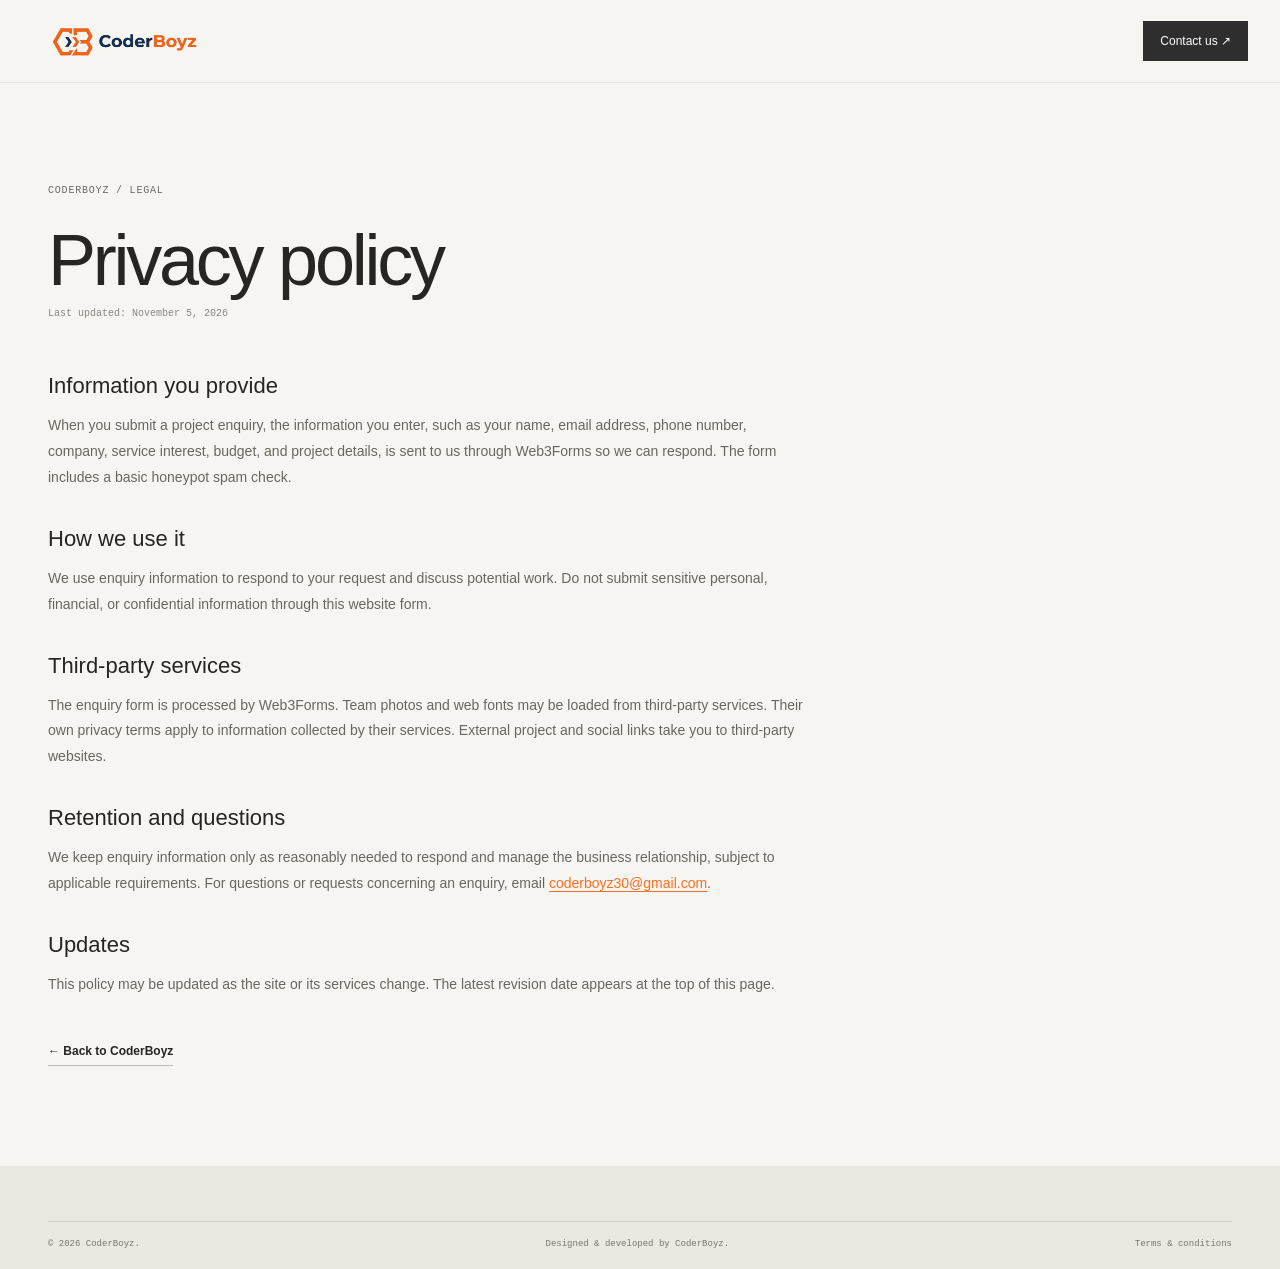
<file: privacy.html>
<!doctype html>
<html lang="en"><head><meta charset="utf-8"><meta name="viewport" content="width=device-width, initial-scale=1"><meta name="description" content="CoderBoyz privacy information for website enquiries."><link rel="icon" type="image/png" href="icon.png"><link rel="stylesheet" href="styles.css"><title>Privacy Policy — CoderBoyz</title></head><body><header class="site-header"><div class="nav-wrap"><a class="brand" href="index.html"><img src="logo.png" alt="CoderBoyz" width="300" height="100"></a><a class="nav-cta" href="index.html#contact">Contact us ↗</a></div></header><main class="legal section-wrap"><p class="eyebrow">CODERBOYZ / LEGAL</p><h1>Privacy policy</h1><p class="legal-updated">Last updated: November 5, 2026</p><h2>Information you provide</h2><p>When you submit a project enquiry, the information you enter, such as your name, email address, phone number, company, service interest, budget, and project details, is sent to us through Web3Forms so we can respond. The form includes a basic honeypot spam check.</p><h2>How we use it</h2><p>We use enquiry information to respond to your request and discuss potential work. Do not submit sensitive personal, financial, or confidential information through this website form.</p><h2>Third-party services</h2><p>The enquiry form is processed by Web3Forms. Team photos and web fonts may be loaded from third-party services. Their own privacy terms apply to information collected by their services. External project and social links take you to third-party websites.</p><h2>Retention and questions</h2><p>We keep enquiry information only as reasonably needed to respond and manage the business relationship, subject to applicable requirements. For questions or requests concerning an enquiry, email <a href="mailto:coderboyz30@gmail.com">coderboyz30@gmail.com</a>.</p><h2>Updates</h2><p>This policy may be updated as the site or its services change. The latest revision date appears at the top of this page.</p><a class="text-link" href="index.html">← Back to CoderBoyz</a></main><footer class="site-footer"><div class="section-wrap footer-bottom"><span>© <span class="year"></span> CoderBoyz.</span><span>Designed & developed by CoderBoyz.</span><a href="terms.html">Terms & conditions</a></div></footer><script>document.querySelector('.year').textContent=new Date().getFullYear()</script></body></html>
</file>
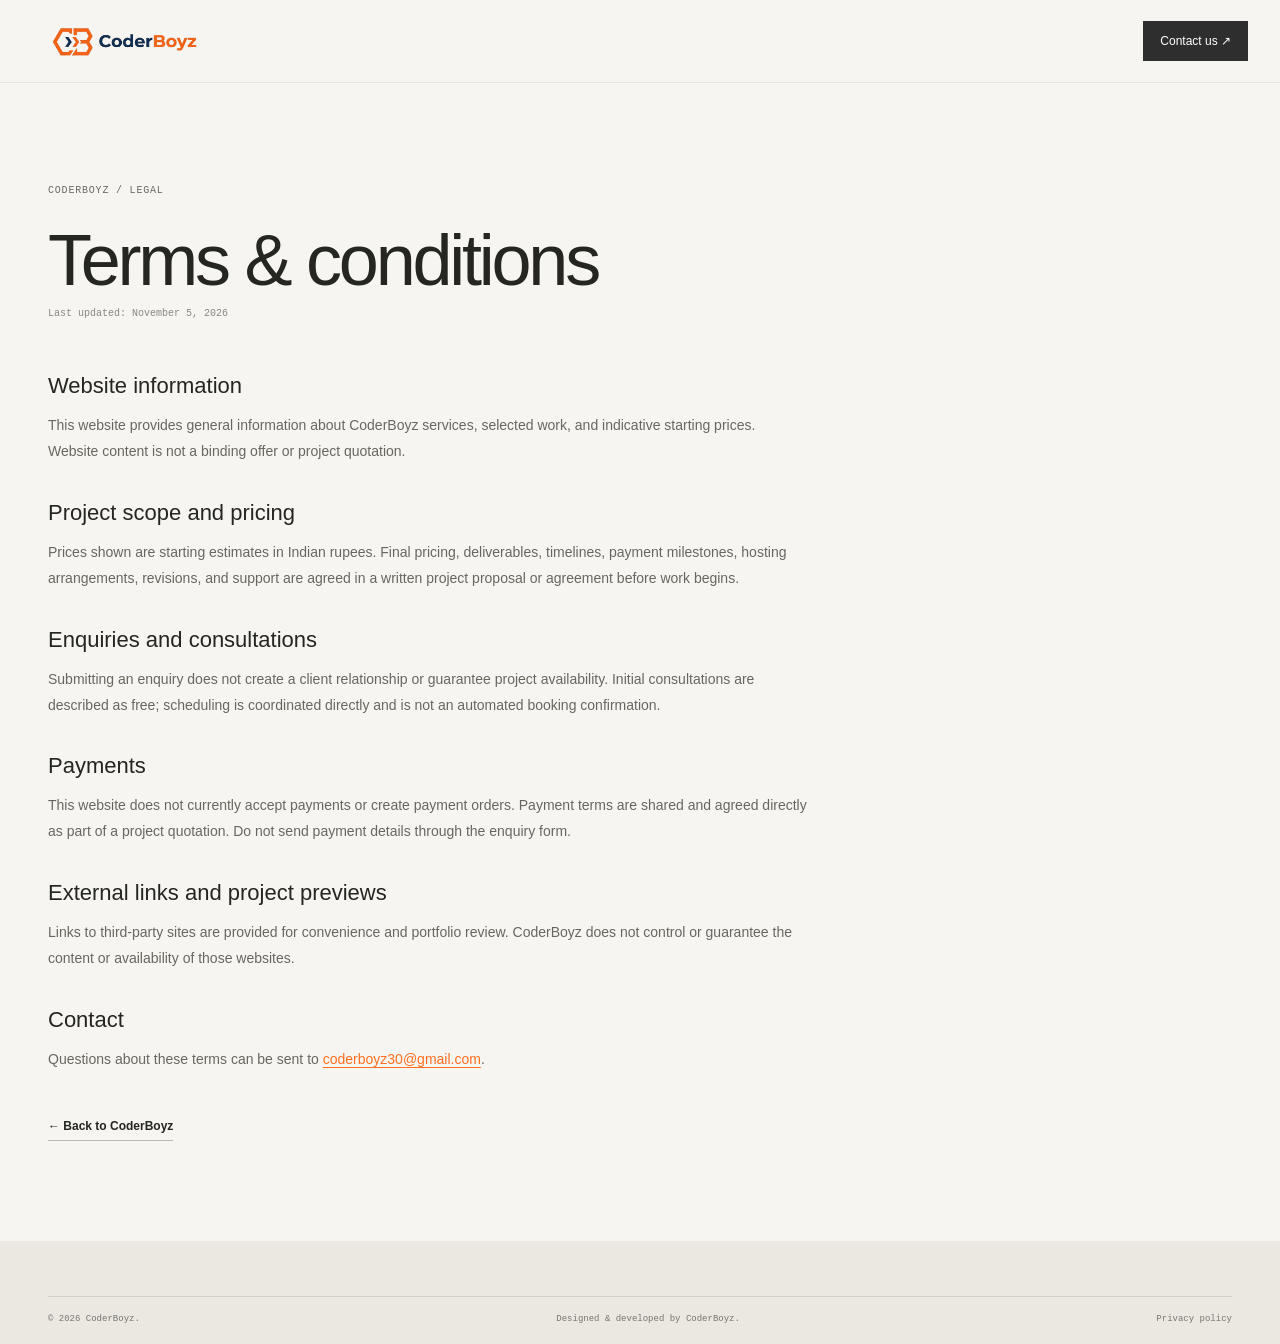
<file: terms.html>
<!doctype html>
<html lang="en"><head><meta charset="utf-8"><meta name="viewport" content="width=device-width, initial-scale=1"><meta name="description" content="Terms for using the CoderBoyz website and submitting project enquiries."><link rel="icon" type="image/png" href="icon.png"><link rel="stylesheet" href="styles.css"><title>Terms & Conditions — CoderBoyz</title></head><body><header class="site-header"><div class="nav-wrap"><a class="brand" href="index.html"><img src="logo.png" alt="CoderBoyz" width="300" height="100"></a><a class="nav-cta" href="index.html#contact">Contact us ↗</a></div></header><main class="legal section-wrap"><p class="eyebrow">CODERBOYZ / LEGAL</p><h1>Terms & conditions</h1><p class="legal-updated">Last updated: November 5, 2026</p><h2>Website information</h2><p>This website provides general information about CoderBoyz services, selected work, and indicative starting prices. Website content is not a binding offer or project quotation.</p><h2>Project scope and pricing</h2><p>Prices shown are starting estimates in Indian rupees. Final pricing, deliverables, timelines, payment milestones, hosting arrangements, revisions, and support are agreed in a written project proposal or agreement before work begins.</p><h2>Enquiries and consultations</h2><p>Submitting an enquiry does not create a client relationship or guarantee project availability. Initial consultations are described as free; scheduling is coordinated directly and is not an automated booking confirmation.</p><h2>Payments</h2><p>This website does not currently accept payments or create payment orders. Payment terms are shared and agreed directly as part of a project quotation. Do not send payment details through the enquiry form.</p><h2>External links and project previews</h2><p>Links to third-party sites are provided for convenience and portfolio review. CoderBoyz does not control or guarantee the content or availability of those websites.</p><h2>Contact</h2><p>Questions about these terms can be sent to <a href="mailto:coderboyz30@gmail.com">coderboyz30@gmail.com</a>.</p><a class="text-link" href="index.html">← Back to CoderBoyz</a></main><footer class="site-footer"><div class="section-wrap footer-bottom"><span>© <span class="year"></span> CoderBoyz.</span><span>Designed & developed by CoderBoyz.</span><a href="privacy.html">Privacy policy</a></div></footer><script>document.querySelector('.year').textContent=new Date().getFullYear()</script></body></html>
</file>
<file: styles.css>
:root{--orange:#ff6f20;--orange-light:#ff8c40;--charcoal:#2e2e2e;--ink:#252521;--cream:#fff5e6;--paper:#f6f5f1;--white:#fff;--muted:#77766f;--rule:#dddbd3;--mono:"DM Mono",monospace;--display:"Space Grotesk",sans-serif;--body:"DM Sans",sans-serif;--wrap:1220px}
*{box-sizing:border-box}html{scroll-behavior:smooth;scroll-padding-top:90px}body{margin:0;background:var(--paper);color:var(--ink);font-family:var(--body);font-size:15px;line-height:1.55;-webkit-font-smoothing:antialiased}a{color:inherit;text-decoration:none}button,input,textarea,select{font:inherit}button{color:inherit}.section-wrap{width:min(var(--wrap),calc(100% - 96px));margin-inline:auto}.skip-link{position:absolute;left:16px;top:-60px;z-index:99;padding:12px 18px;background:var(--charcoal);color:white}.skip-link:focus{top:12px}.visually-hidden{position:absolute;width:1px;height:1px;padding:0;margin:-1px;overflow:hidden;clip:rect(0,0,0,0);white-space:nowrap;border:0}
.site-header{position:sticky;z-index:20;top:0;background:rgba(246,245,241,.94);backdrop-filter:blur(16px);border-bottom:1px solid rgba(46,46,46,.08);transition:box-shadow .25s}.site-header.scrolled{box-shadow:0 6px 24px #2525210c}.nav-wrap{width:min(1360px,calc(100% - 64px));height:82px;margin:auto;display:flex;align-items:center;justify-content:space-between}.brand{display:flex;align-items:center;width:185px;overflow:hidden}.brand img{display:block;width:185px;height:auto;mix-blend-mode:multiply;transition:transform .35s}.brand:hover img{transform:translateY(-2px)}.main-nav{display:flex;align-items:center;gap:clamp(16px,2.1vw,30px)}.main-nav>a:not(.nav-cta){font-size:12px;color:#54534e;transition:color .2s}.main-nav>a:not(.nav-cta):hover,.main-nav>a.active{color:var(--orange)}.nav-cta{margin-left:8px;padding:11px 17px;background:var(--charcoal);color:white;font-size:12px;transition:background .2s}.nav-cta:hover{background:var(--orange)}.nav-cta span{margin-left:12px}.menu-toggle{display:none}
.hero{min-height:690px;padding-top:104px;position:relative;display:grid;grid-template-columns:1.08fr .92fr;align-items:center;gap:55px}.hero-copy{padding:10px 0 52px}.eyebrow,.section-kicker,.mono-label{font-family:var(--mono);font-size:10px;text-transform:uppercase;letter-spacing:.08em}.eyebrow{display:flex;align-items:center;gap:10px;color:#6b6a64}.live-dot{display:inline-block;width:7px;height:7px;border-radius:50%;background:#74a77e;box-shadow:0 0 0 4px #74a77e1b}.hero h1,.section-heading h2,.intro h2,.industry-layout h2,.faq h2,.contact h2{font-family:var(--display);font-weight:500;letter-spacing:-.045em;line-height:1.03}.hero h1{max-width:680px;margin:27px 0 24px;font-size:clamp(54px,6.1vw,84px)}.hero h1 em,.section-heading h2 span,.intro h2 span,.industry-layout h2 span,.feedback h2 span,.faq h2 span,.contact h2 span{font-style:normal;color:var(--orange)}.hero-description{max-width:510px;color:#66655f;font-size:16px;line-height:1.8}.hero-actions{display:flex;align-items:center;gap:27px;margin-top:31px}.button{min-height:50px;display:inline-flex;align-items:center;justify-content:center;gap:25px;padding:0 20px;font-size:12px;font-weight:600;transition:transform .2s,background .2s,color .2s}.button:hover{transform:translateY(-2px)}.button-dark{background:var(--charcoal);color:white}.button-dark:hover{background:var(--orange)}.text-link{font-size:12px;font-weight:600;border-bottom:1px solid #bcbab2;padding:0 0 5px}.text-link span{margin-left:9px;color:var(--orange)}.hero-services{margin-top:57px;font-family:var(--mono);font-size:9px;color:#77766f;text-transform:uppercase;letter-spacing:.045em}.hero-services i{color:var(--orange);font-style:normal;margin:0 5px}.hero-art{height:460px;position:relative;overflow:hidden;background:#ece9e1;border:1px solid #e1ded5}.art-grid{position:absolute;inset:0;background-image:linear-gradient(#2e2e2e0c 1px,transparent 1px),linear-gradient(90deg,#2e2e2e0c 1px,transparent 1px);background-size:45px 45px;mask-image:linear-gradient(145deg,black,transparent 90%)}.art-orbit{position:absolute;border:1px solid #ff6f2055;border-radius:50%;left:50%;top:48%;transform:translate(-50%,-50%) rotate(-24deg)}.orbit-one{width:360px;height:200px}.orbit-two{width:270px;height:390px;transform:translate(-50%,-50%) rotate(53deg);border-color:#2e2e2e35}.art-core{position:absolute;left:50%;top:48%;width:168px;height:168px;transform:translate(-50%,-50%);border-radius:50%;border:1px solid #c9c4b8;background:#f6f5f1;display:grid;place-items:center;box-shadow:0 0 0 13px #f6f5f13a,0 0 0 30px #f6f5f124;animation:core-in .8s both}.art-core img{width:91px;height:91px;object-fit:contain;mix-blend-mode:multiply}.art-core span{position:absolute;bottom:23px;font:9px var(--mono);letter-spacing:.07em;color:#68675f}.art-tag{position:absolute;font:9px var(--mono);letter-spacing:.09em;color:#55544e}.tag-top{top:29px;left:28px}.tag-dot{display:inline-block;width:6px;height:6px;border-radius:50%;background:var(--orange);margin-right:7px}.tag-bottom{right:25px;bottom:25px}.tag-bottom span{color:var(--orange);margin-left:11px}.art-cross{position:absolute;font:22px var(--body);font-weight:300;color:var(--orange)}.cross-a{top:23%;right:19%}.cross-b{left:18%;bottom:23%}.art-index{position:absolute;right:26px;top:28px;font:9px var(--mono);color:#99958c}.hero-bottom{grid-column:1/-1;position:absolute;bottom:24px;left:0;right:0;border-top:1px solid var(--rule);padding-top:12px;display:flex;justify-content:space-between;font:9px var(--mono);text-transform:uppercase;color:#807f78;letter-spacing:.04em}.hero-bottom a{color:var(--charcoal)}
.section-kicker{display:flex;align-items:center;gap:18px;color:#77766f}.section-kicker .line{height:1px;background:var(--rule);flex:1}.intro{padding-top:128px;padding-bottom:110px}.intro-layout{display:grid;grid-template-columns:1.1fr .9fr;gap:8%;align-items:start;padding:63px 7% 56px 9%}.intro h2,.industry-layout h2,.faq h2{font-size:clamp(46px,6vw,74px);margin:0}.intro-text{max-width:440px;padding-top:4px}.intro-text p{color:#696861;font-size:14px;line-height:1.85}.intro-text .lead{font-family:var(--display);font-size:23px;line-height:1.35;color:var(--ink);margin:0 0 17px}.intro-text .text-link{display:inline-block;margin-top:12px}.intro-note{display:flex;justify-content:space-between;margin:0 9%;border-top:1px solid var(--rule);padding-top:15px;font-size:10px;color:#77766f}.intro-note span:last-child{font:9px var(--mono);letter-spacing:.06em}
.services{padding-top:50px;padding-bottom:135px}.section-heading{display:flex;align-items:end;justify-content:space-between;gap:28px;margin:49px 0 47px}.section-heading h2{font-size:clamp(40px,5vw,63px);max-width:700px;margin:0}.section-heading p{max-width:290px;margin:0 0 5px;color:#77766f;font-size:13px}.service-list{border-top:1px solid var(--rule)}.service-row{min-height:106px;display:grid;grid-template-columns:70px 1.05fr 1fr 30px;align-items:center;gap:25px;border-bottom:1px solid var(--rule);transition:padding .25s,background .25s}.service-row:hover{padding-inline:15px;background:#eeece5}.service-number{font:11px var(--mono);color:var(--orange)}.service-row h3{margin:0;font:500 21px var(--display);letter-spacing:-.03em}.service-row p{margin:0;max-width:405px;color:#77766f;font-size:12px;line-height:1.7}.service-arrow{font-size:20px;text-align:right;color:#aaa69b;transition:color .2s,transform .2s}.service-row:hover .service-arrow{color:var(--orange);transform:translate(3px,-3px)}
.technology{background:var(--charcoal);color:#f4f2ec;padding:105px 0 99px}.technology .section-kicker{color:#aaa9a1}.technology .section-kicker .line{background:#ffffff2b}.technology .section-heading p{color:#aaa9a1}.technology .section-heading{margin-bottom:42px}.tech-tabs{display:flex;gap:5px;flex-wrap:wrap;border-bottom:1px solid #ffffff24;padding-bottom:18px}.tech-tab{border:1px solid #ffffff30;color:#c9c7c0;background:transparent;padding:9px 13px;font-size:11px;cursor:pointer;transition:background .2s,border .2s,color .2s}.tech-tab:hover,.tech-tab.active{background:var(--orange);border-color:var(--orange);color:white}.tech-tab:focus-visible{outline:2px solid white;outline-offset:3px}.tech-panel{padding-top:31px;min-height:215px}.tech-panel-heading{display:flex;align-items:baseline;gap:20px;margin-bottom:20px}.mono-label{color:var(--orange-light)}.tech-panel-heading h3{font:500 17px var(--display);margin:0}.tech-grid{display:flex;flex-wrap:wrap;gap:8px}.tech-chip{display:flex;align-items:center;gap:10px;min-height:49px;padding:0 13px;border:1px solid #ffffff25;color:#eeece5;font-size:12px;animation:chip-in .3s both;transition:border-color .2s,background .2s}.tech-chip:hover{border-color:var(--orange-light);background:#ffffff0b}.tech-symbol{width:23px;height:23px;display:grid;place-items:center;color:var(--orange-light);font:10px var(--mono);border:1px solid #ff8c405c;border-radius:50%}.tech-note{margin:25px 0 0;color:#a6a49e;font-size:10px}
.industries{padding-top:120px;padding-bottom:130px}.industry-layout{display:grid;grid-template-columns:1fr 1fr;gap:10%;padding:64px 8% 0}.industry-layout h2{font-size:clamp(43px,5.3vw,67px)}.industry-list>div{display:grid;grid-template-columns:46px 1fr 20px;align-items:center;min-height:58px;border-bottom:1px solid var(--rule);font-size:13px}.industry-list>div:first-child{border-top:1px solid var(--rule)}.industry-list>div span{font:10px var(--mono);color:var(--orange)}.industry-list>div i{font-style:normal;color:#a5a198;transition:color .2s}.industry-list>div:hover i{color:var(--orange)}
.work{padding-top:42px;padding-bottom:125px}.work .section-heading{margin-bottom:42px}.project-grid{display:grid;grid-template-columns:1fr 1fr;gap:40px 24px}.project-wide{grid-column:span 2}.project-preview{height:290px;position:relative;display:block;overflow:hidden;background:#e6e1d6}.project-wide .project-preview{height:350px}.preview-browser{height:29px;position:absolute;z-index:2;top:0;left:0;right:0;background:#f8f7f3;display:flex;align-items:center;gap:5px;padding:0 12px;border-bottom:1px solid #dedbd4}.preview-browser>span{width:6px;height:6px;border-radius:50%;background:#d3d0c8}.preview-browser i{position:absolute;left:50%;transform:translateX(-50%);font:8px var(--mono);font-style:normal;color:#89877f}.mock-grow,.mock-film,.mock-rudra,.mock-dance{position:absolute;inset:29px 0 0;overflow:hidden}.mock-grow{background:#f3f0e8;color:#202720}.mock-nav{height:38px;display:flex;justify-content:space-between;align-items:center;padding:0 7%;font:600 10px var(--display)}.mock-nav b{font:9px var(--body);background:#223a31;color:white;padding:7px 12px}.mock-content{position:absolute;left:11%;top:27%;display:flex;flex-direction:column;gap:12px;z-index:1}.mock-content small,.mock-film small,.mock-rudra small,.mock-dance small{font:8px var(--mono);letter-spacing:.14em}.mock-content strong{font:500 clamp(29px,4vw,48px)/.99 var(--display);letter-spacing:-.04em}.mock-content>span{font-size:10px;color:#68685e}.mock-shape{position:absolute;width:47%;height:130%;right:6%;top:-19%;background:#d3e2ca;clip-path:polygon(25% 0,100% 0,100% 100%,0 84%);transform:rotate(-8deg)}.mock-shape:after{content:"";position:absolute;inset:23% 10% 12% 25%;background:#ffbc5f;clip-path:polygon(0 26%,100% 0,74% 100%,18% 72%)}.mock-film{background:#24221f;color:#f6f2e9;display:flex;flex-direction:column;justify-content:center;padding-left:9%;gap:17px}.mock-film:after{content:"";position:absolute;right:8%;top:16%;width:33%;height:76%;border:1px solid #b17a47;transform:rotate(8deg);background:linear-gradient(140deg,#80553b,#272520 62%)}.mock-film strong{font:500 clamp(35px,4vw,56px)/.98 var(--display);letter-spacing:-.04em;z-index:1}.mock-film span{font:8px var(--mono);letter-spacing:.12em;color:#b9a78f}.mock-rudra{background:#dbd9d2;padding:7% 10%;color:#262723}.mock-rudra strong{display:block;font:500 clamp(37px,5vw,62px)/.9 var(--display);letter-spacing:-.05em;margin-top:20px}.mock-rudra strong span{color:var(--orange)}.mock-rudra div{position:absolute;right:11%;bottom:15%;font:12px/1.5 var(--body);color:#6b6b64}.mock-dance{background:#e8ddd0;color:#46362c;display:flex;align-items:center;gap:9%;padding:0 9%}.dance-mark{font:500 80px var(--display);color:#ab4d27;z-index:1}.mock-dance>div{z-index:1;display:flex;flex-direction:column;gap:12px}.mock-dance strong{font:500 clamp(30px,4vw,48px)/.95 var(--display);letter-spacing:-.04em}.mock-dance>div>span{font:8px var(--mono);letter-spacing:.12em}.dance-circle{position:absolute;width:300px;height:300px;border:1px solid #ad664d70;border-radius:50%;right:8%;top:-10%}.preview-hint{position:absolute;right:12px;bottom:12px;z-index:3;padding:7px 10px;background:var(--charcoal);color:white;font:8px var(--mono);letter-spacing:.08em;opacity:0;transform:translateY(4px);transition:opacity .2s,transform .2s}.project-preview:hover .preview-hint{opacity:1;transform:none}.project-meta{display:flex;justify-content:space-between;align-items:start;padding-top:15px}.project-type{font:9px var(--mono);letter-spacing:.04em;color:#87857c}.project-meta h3{font:500 23px var(--display);margin:6px 0 3px}.project-meta p{font-size:11px;color:#77766f;margin:0}.project-meta>a{font-size:21px;color:#77766f;transition:color .2s,transform .2s}.project-meta>a:hover{color:var(--orange);transform:translate(3px,-3px)}.work-foot{display:flex;justify-content:space-between;align-items:center;border-top:1px solid var(--rule);margin-top:44px;padding-top:17px;font:9px var(--mono);color:#8a887f;text-transform:uppercase}
.process{background:#eceae3;padding:104px 0 116px}.process .section-heading{margin-bottom:49px}.process-grid{display:grid;grid-template-columns:repeat(6,1fr);border-top:1px solid #d5d2c8}.process-grid article{padding:22px 18px 0 0;position:relative}.process-grid article:before{content:"";position:absolute;top:-4px;left:0;width:7px;height:7px;border-radius:50%;background:var(--orange)}.process-grid article>span{font:10px var(--mono);color:#a09d93}.process-grid h3{font:500 17px var(--display);margin:19px 0 7px}.process-grid p{margin:0;color:#77766f;font-size:11px;line-height:1.65}
.team{padding-top:120px;padding-bottom:125px}.team .section-heading{margin-bottom:40px}.team-grid{display:grid;grid-template-columns:repeat(3,1fr);gap:24px}.person-photo{height:290px;background:#e7e4dc;position:relative;overflow:hidden}.person-photo img{width:100%;height:100%;object-fit:cover;filter:saturate(.83);transition:transform .5s,filter .35s}.person:hover .person-photo img{transform:scale(1.035);filter:saturate(1)}.person-photo>span{position:absolute;left:12px;bottom:12px;padding:6px 8px;background:#f6f5f1e8;font:8px var(--mono);letter-spacing:.08em}.person-info{display:flex;justify-content:space-between;align-items:center;padding-top:17px}.person-info h3{font:500 20px var(--display);margin:0}.person-info p{margin:3px 0 0;font-size:11px;color:#77766f}.person-link{font-size:21px;color:#77766f}.person-link:hover{color:var(--orange)}.person-skills{min-height:44px;margin:13px 0;color:#77766f;font-size:11px;line-height:1.65}.social-links{display:flex;gap:15px;border-top:1px solid var(--rule);padding-top:12px}.social-links a{font:9px var(--mono);color:#696861}.social-links a:hover{color:var(--orange)}
.feedback{padding-top:40px;padding-bottom:105px}.feedback-inner{display:flex;justify-content:space-between;align-items:end;padding:54px 7% 38px}.feedback-inner>div{position:relative}.quote-mark{font:100px/.7 Georgia,serif;color:var(--orange);opacity:.8}.feedback h2{font:500 clamp(37px,4.6vw,58px)/1.05 var(--display);letter-spacing:-.045em;max-width:600px;margin:15px 0 0}.feedback-note{font-size:12px;color:#77766f;white-space:nowrap}.feedback-dot{display:inline-block;width:6px;height:6px;border-radius:50%;background:var(--orange);margin-right:8px;vertical-align:middle}.feedback-associations{display:flex;justify-content:space-between;margin:0 7%;padding-top:14px;border-top:1px solid var(--rule);font-size:10px}.feedback-associations i{display:block;font-style:normal;color:#87857c;font-size:9px;margin-top:3px}
.pricing{padding-top:30px;padding-bottom:125px}.pricing .section-heading{margin-bottom:40px}.pricing-grid{display:grid;grid-template-columns:repeat(4,1fr);border:1px solid var(--rule)}.price-plan{padding:24px 20px 20px;min-height:368px;display:flex;flex-direction:column;border-right:1px solid var(--rule);background:transparent;transition:background .2s}.price-plan:last-child{border-right:0}.price-plan:hover{background:#eeece5}.price-plan.featured{background:#efece4}.plan-index{font:9px var(--mono);color:var(--orange);letter-spacing:.06em}.price-plan h3{font:500 22px var(--display);margin:21px 0 2px}.price{font:500 30px var(--display);letter-spacing:-.04em;margin:0}.price span{font:10px var(--body);letter-spacing:0;color:#77766f}.plan-summary{font-size:10px;color:#77766f;margin:10px 0 16px}.price-plan ul{padding:14px 0 0;margin:0;border-top:1px solid var(--rule);list-style:none}.price-plan li{font-size:10px;padding:5px 0;color:#55544e}.price-plan li:before{content:"+";color:var(--orange);margin-right:8px}.plan-cta{margin-top:auto;padding-top:19px;border-top:1px solid var(--rule);font-size:10px;font-weight:600}.plan-cta span{float:right;color:var(--orange);font-size:15px;line-height:12px}.pricing-note{margin:15px 0 0;color:#77766f;font-size:10px}
.faq{padding-top:40px;padding-bottom:125px}.faq-layout{display:grid;grid-template-columns:.75fr 1.25fr;gap:11%;padding:55px 7% 0}.faq h2{font-size:clamp(46px,5vw,65px)}.faq-list details{border-bottom:1px solid var(--rule)}.faq-list details:first-child{border-top:1px solid var(--rule)}.faq-list summary{display:flex;justify-content:space-between;align-items:center;gap:20px;list-style:none;cursor:pointer;padding:16px 0;font-size:13px;font-weight:500}.faq-list summary::-webkit-details-marker{display:none}.faq-list summary span{color:var(--orange);font-size:19px;font-weight:400;transition:transform .2s}.faq-list details[open] summary span{transform:rotate(45deg)}.faq-list details p{max-width:600px;margin:0;padding:0 35px 17px 0;color:#77766f;font-size:12px;line-height:1.75}
.contact{background:#262724;color:#f5f3ed;padding:100px 0 102px}.contact .section-kicker{color:#b4b1a9}.contact .section-kicker .line{background:#ffffff30}.contact-inner{display:grid;grid-template-columns:.9fr 1.1fr;gap:9%}.contact-copy{position:relative;min-height:470px}.contact h2{font-size:clamp(55px,6.2vw,80px);margin:58px 0 19px}.contact-copy>p{max-width:350px;color:#b0aea6;font-size:13px}.contact-email{display:inline-block;margin-top:20px;font-size:14px;border-bottom:1px solid #ffffff54;padding-bottom:8px}.contact-email span{margin-left:15px;color:var(--orange-light)}.contact-stamp{position:absolute;left:0;bottom:0;width:100px;height:100px;border:1px solid #ffffff48;border-radius:50%;display:grid;place-content:center;text-align:center;font:7px/1.5 var(--mono);letter-spacing:.07em;color:#b6b3ab;transform:rotate(-11deg)}.contact-stamp b{font:500 17px var(--display);color:var(--orange-light);letter-spacing:0}.contact-stamp span{font-size:6px}.enquiry-form{padding-top:62px}.form-row{display:grid;grid-template-columns:1fr 1fr;gap:22px}.enquiry-form label{display:block;margin-bottom:19px;font-size:10px;color:#c4c1b9}.enquiry-form label span{color:#85837c}.enquiry-form input,.enquiry-form textarea,.enquiry-form select{display:block;width:100%;margin-top:7px;border:0;border-bottom:1px solid #ffffff35;background:transparent;color:#f5f3ed;padding:10px 0;font-size:12px;outline:none;border-radius:0}.enquiry-form input:focus,.enquiry-form textarea:focus,.enquiry-form select:focus{border-bottom-color:var(--orange-light)}.enquiry-form input::placeholder,.enquiry-form textarea::placeholder{color:#8d8b83}.enquiry-form select{color:#d5d2ca}.enquiry-form select option{background:#2e2e2e;color:white}.enquiry-form textarea{resize:vertical;min-height:90px}.form-footer{display:flex;align-items:center;justify-content:space-between;gap:20px;margin-top:5px}.form-footer p{margin:0;color:#a5a39b;font-size:9px}.button-orange{border:0;background:var(--orange);color:white;cursor:pointer;min-width:145px}.button-orange:hover{background:#f88339}.button-orange:disabled{opacity:.65;cursor:wait}.botcheck{position:absolute!important;left:-10000px!important;width:1px!important;height:1px!important}.consultation{padding:54px 0;display:grid;grid-template-columns:1fr auto;align-items:center;gap:20px;position:relative}.consultation .mono-label{color:var(--orange)}.consultation h2{font:500 28px var(--display);margin:8px 0}.consultation p{color:#77766f;font-size:12px;margin:0;max-width:580px}.button-light{background:var(--cream);border:1px solid #e9dcc8}.button-light:hover{background:var(--orange);color:white}.consultation-note{grid-column:1/-1;font:9px var(--mono);color:#89877f}
.site-footer{background:#eae8e1;padding:55px 0 20px}.footer-main{display:grid;grid-template-columns:1.5fr .8fr .9fr 1fr;gap:35px;padding-bottom:49px}.footer-brand img{width:175px;height:auto;mix-blend-mode:multiply}.footer-brand p{font:12px/1.7 var(--display);color:#65645d;margin:14px 0 0}.footer-column{display:flex;flex-direction:column;gap:9px}.footer-column>span{font:9px var(--mono);color:#89877f;letter-spacing:.07em;margin-bottom:5px}.footer-column a{font-size:11px;color:#4f4e48}.footer-column a:hover{color:var(--orange)}.footer-availability{font-size:11px;color:#55544e}.footer-availability .live-dot{margin-right:8px}.footer-availability small{display:block;color:#88867e;margin:8px 0 0 18px;font-size:10px}.footer-bottom{display:flex;justify-content:space-between;align-items:center;gap:15px;padding-top:17px;border-top:1px solid #d2d0c8;color:#77766f;font:9px var(--mono)}.footer-bottom>div{display:flex;gap:14px}.footer-bottom a:hover{color:var(--orange)}.whatsapp-float,.chat-launcher{position:fixed;z-index:15;right:25px;display:flex;align-items:center;justify-content:center;box-shadow:0 5px 20px #0002}.whatsapp-float{bottom:25px;height:47px;padding:0 16px;gap:9px;background:#1f7555;color:white;font-size:11px;font-weight:600;transition:transform .2s,background .2s}.whatsapp-float:hover{transform:translateY(-3px);background:#195f45}.wa-icon{font-size:17px}.chat-launcher{bottom:84px;width:47px;height:47px;border:0;background:var(--orange);color:#fff;cursor:pointer;gap:8px;transition:width .2s,background .2s}.chat-launcher:hover{background:#ed5e12}.chat-icon{font-size:19px}.chat-label{display:none;font-size:11px}.chat-launcher[aria-expanded=true]{width:103px}.chat-launcher[aria-expanded=true] .chat-label{display:inline}.chat-panel{position:fixed;z-index:16;right:25px;bottom:143px;width:min(350px,calc(100vw - 32px));height:430px;background:#f9f8f4;border:1px solid #dedbd3;box-shadow:0 14px 50px #0002;display:flex;flex-direction:column}.chat-panel[hidden]{display:none}.chat-head{display:flex;justify-content:space-between;align-items:center;background:var(--charcoal);color:white;padding:15px}.chat-head>div{display:grid;grid-template-columns:10px 1fr;align-items:center;column-gap:8px}.chat-head b{font:500 13px var(--display)}.chat-head small{grid-column:2;color:#b7b4ab;font-size:9px}.chat-head button{border:0;background:none;color:white;font-size:23px;cursor:pointer}.chat-messages{padding:15px;flex:1;overflow:auto}.chat-bubble{max-width:90%;padding:10px 12px;margin:0 0 10px;font-size:11px;line-height:1.6}.chat-bubble.bot{background:#eeece5}.chat-bubble.user{background:#ffeadb;margin-left:auto}.chat-prompts{display:flex;gap:6px;padding:0 12px 10px;flex-wrap:wrap}.chat-prompts button{background:transparent;border:1px solid #d5d2c8;padding:6px 8px;font-size:9px;cursor:pointer}.chat-prompts button:hover{border-color:var(--orange);color:var(--orange)}#chat-form{display:flex;border-top:1px solid #dedbd3;padding:10px;gap:8px}#chat-form input{flex:1;min-width:0;border:0;background:transparent;padding:5px;font-size:11px;outline:none}#chat-form button{width:34px;height:34px;border:0;background:var(--orange);color:#fff;font-size:18px;cursor:pointer}
.reveal{opacity:0;transform:translateY(14px);animation:reveal .8s .12s forwards}.hero-art.reveal{animation-delay:.28s}@keyframes reveal{to{opacity:1;transform:none}}@keyframes chip-in{from{opacity:0;transform:translateY(4px)}to{opacity:1;transform:none}}@keyframes core-in{from{opacity:0;transform:translate(-50%,-47%) scale(.94)}to{opacity:1;transform:translate(-50%,-50%) scale(1)}}
.legal{min-height:70vh;padding-top:90px;padding-bottom:100px}.legal h1{font:500 clamp(46px,7vw,72px)/1.05 var(--display);letter-spacing:-.045em;margin:24px 0 8px}.legal-updated{font:10px var(--mono);color:#89877f;margin-bottom:54px}.legal h2{font:500 22px var(--display);margin:35px 0 8px}.legal>p:not(.eyebrow):not(.legal-updated){max-width:760px;color:#68675f;font-size:14px;line-height:1.85}.legal a:not(.text-link){color:var(--orange);text-decoration:underline;text-underline-offset:3px}.legal .text-link{display:inline-block;margin-top:30px}
@media(min-width:1500px){.hero{min-height:750px}.hero-art{height:500px}}
@media(max-width:1000px){.section-wrap{width:calc(100% - 64px)}.nav-wrap{width:calc(100% - 48px)}.main-nav{gap:15px}.main-nav>a:not(.nav-cta){font-size:11px}.hero{gap:35px;min-height:620px}.hero h1{font-size:clamp(49px,6.4vw,70px)}.hero-art{height:400px}.service-row{grid-template-columns:45px 1fr 1fr 24px;gap:16px}.service-row h3{font-size:18px}.project-preview{height:250px}.project-wide .project-preview{height:300px}.pricing-grid{grid-template-columns:repeat(2,1fr)}.price-plan:nth-child(2){border-right:0}.price-plan:nth-child(-n+2){border-bottom:1px solid var(--rule)}.team-grid{gap:18px}.person-photo{height:245px}.footer-main{grid-template-columns:1.2fr .8fr .9fr}.footer-availability{grid-column:2/-1}}
@media(max-width:760px){html{scroll-padding-top:70px}.section-wrap{width:calc(100% - 40px)}.nav-wrap{width:calc(100% - 36px);height:68px}.brand,.brand img{width:158px}.menu-toggle{width:42px;height:42px;border:1px solid var(--rule);background:transparent;display:grid;align-content:center;justify-content:center;gap:6px;cursor:pointer}.menu-toggle span{display:block;width:17px;height:1px;background:var(--charcoal);transition:transform .2s}.menu-toggle[aria-expanded=true] span:first-child{transform:translateY(3.5px) rotate(45deg)}.menu-toggle[aria-expanded=true] span:last-child{transform:translateY(-3.5px) rotate(-45deg)}.main-nav{position:absolute;top:68px;left:0;right:0;background:var(--paper);padding:10px 20px 20px;display:none;align-items:stretch;gap:0;border-bottom:1px solid var(--rule)}.main-nav.open{display:flex;flex-direction:column}.main-nav>a:not(.nav-cta){padding:12px 0;border-bottom:1px solid var(--rule);font-size:13px}.nav-cta{margin:13px 0 0;text-align:center;padding:13px}.hero{display:flex;flex-direction:column;align-items:stretch;gap:22px;min-height:0;padding-top:75px;padding-bottom:70px}.hero-copy{padding:0}.eyebrow{font-size:8px}.hero h1{font-size:clamp(49px,12vw,72px);margin:24px 0 18px}.hero-description{font-size:14px}.hero-services{margin-top:32px;line-height:2}.hero-art{height:300px}.hero-bottom{bottom:20px;font-size:7px}.hero-bottom span:nth-child(2){display:none}.art-core{width:135px;height:135px}.art-core img{width:75px;height:75px}.intro{padding-top:80px;padding-bottom:80px}.intro-layout{grid-template-columns:1fr;gap:26px;padding:48px 4% 37px}.intro h2,.industry-layout h2,.faq h2{font-size:clamp(46px,11vw,65px)}.intro-note{margin:0 4%;font-size:9px}.services{padding-top:30px;padding-bottom:85px}.section-heading{display:block;margin:37px 0 32px}.section-heading h2{font-size:clamp(39px,9vw,55px)}.section-heading p{margin-top:15px;font-size:12px}.service-row{grid-template-columns:35px 1fr 22px;min-height:0;padding:17px 0;gap:11px}.service-row:hover{padding-inline:8px}.service-row h3{font-size:16px}.service-row p{grid-column:2;grid-row:2;font-size:11px}.service-arrow{grid-column:3;grid-row:1}.technology{padding:75px 0}.tech-tabs{gap:6px}.tech-tab{padding:8px 10px;font-size:10px}.tech-panel-heading{display:block}.tech-panel-heading h3{margin-top:8px;font-size:16px}.tech-chip{min-height:42px;font-size:11px;padding:0 10px}.industries{padding-top:80px;padding-bottom:85px}.industry-layout{grid-template-columns:1fr;gap:28px;padding:45px 4% 0}.industry-list>div{min-height:52px;font-size:12px}.work{padding-top:25px;padding-bottom:80px}.project-grid{grid-template-columns:1fr;gap:30px}.project-wide{grid-column:auto}.project-preview,.project-wide .project-preview{height:260px}.project-wide .mock-grow,.project-wide .mock-dance{font-size:initial}.mock-content strong,.mock-film strong,.mock-rudra strong,.mock-dance strong{font-size:39px}.mock-shape{width:43%}.dance-mark{font-size:55px}.work-foot{margin-top:30px;font-size:8px}.process{padding:74px 0 78px}.process-grid{grid-template-columns:repeat(2,1fr);row-gap:30px}.process-grid article{min-height:112px}.process-grid h3{margin-top:13px}.team{padding-top:80px;padding-bottom:85px}.team-grid{grid-template-columns:1fr;gap:32px}.person-photo{height:340px}.person-skills{min-height:0}.feedback{padding-top:20px;padding-bottom:75px}.feedback-inner{display:block;padding:40px 4% 25px}.feedback h2{font-size:42px}.feedback-note{margin-top:25px}.feedback-associations{margin:0 4%;flex-direction:column;gap:12px}.pricing{padding-top:20px;padding-bottom:85px}.pricing-grid{grid-template-columns:1fr}.price-plan{min-height:0;border-right:0;border-bottom:1px solid var(--rule);padding:22px}.price-plan:last-child{border-bottom:0}.price-plan:nth-child(2){border-bottom:1px solid var(--rule)}.plan-cta{margin-top:22px}.faq{padding-top:20px;padding-bottom:85px}.faq-layout{grid-template-columns:1fr;gap:28px;padding:42px 4% 0}.faq h2 br{display:none}.faq-list summary{font-size:12px}.contact{padding:70px 0 75px}.contact-inner{grid-template-columns:1fr;gap:25px}.contact-copy{min-height:365px}.contact h2{font-size:60px;margin:44px 0 15px}.contact-stamp{width:78px;height:78px;right:0;left:auto;bottom:0}.enquiry-form{padding-top:15px}.form-row{gap:15px}.enquiry-form label{font-size:9px}.form-footer{align-items:flex-start;flex-direction:column}.button-orange{align-self:flex-end}.consultation{padding:38px 0;grid-template-columns:1fr}.consultation .button{justify-self:start}.consultation-note{grid-column:auto}.site-footer{padding-top:42px}.footer-main{grid-template-columns:1fr 1fr;gap:30px 20px}.footer-brand{grid-column:span 2}.footer-availability{grid-column:auto}.footer-bottom{flex-wrap:wrap;line-height:1.7}.footer-bottom>span:nth-child(2){order:3;flex-basis:100%}.footer-bottom>div{gap:9px}.whatsapp-float{right:16px;bottom:16px;height:43px}.chat-launcher{right:16px;bottom:68px;width:43px;height:43px}.chat-panel{right:16px;bottom:120px;height:min(430px,calc(100dvh - 145px))}}
@media(max-width:420px){.section-wrap{width:calc(100% - 32px)}.nav-wrap{width:calc(100% - 28px)}.hero h1{font-size:48px}.hero-art{height:260px}.form-row{grid-template-columns:1fr;gap:0}.project-preview,.project-wide .project-preview{height:225px}.mock-content strong,.mock-film strong,.mock-rudra strong,.mock-dance strong{font-size:33px}.mock-dance{gap:6%}.dance-mark{font-size:45px}.footer-bottom{font-size:8px}}
.faq h2 br{display:block}
:root[data-theme="dark"]{color-scheme:dark;--charcoal:#0b0c0a;--ink:#f4f2eb;--cream:#292b27;--paper:#121311;--white:#242622;--muted:#c0beb6;--rule:#3c3e39}
:root[data-theme="dark"] .site-header{background:rgba(18,19,17,.96);border-bottom-color:#ffffff20}
:root[data-theme="dark"] .brand{height:auto;padding:0;background:transparent}
:root[data-theme="dark"] .brand img{mix-blend-mode:normal;background:transparent;padding:0;filter:none}
:root[data-theme="dark"] .main-nav>a:not(.nav-cta){color:#cbc8c0}
:root[data-theme="dark"] .main-nav>a.active,:root[data-theme="dark"] .main-nav>a:not(.nav-cta):hover{color:var(--orange-light)}
:root[data-theme="dark"] .menu-toggle{border-color:var(--rule)}
:root[data-theme="dark"] .menu-toggle span{background:var(--ink)}
:root[data-theme="dark"] .hero-art{background:#1b1d1a;border-color:#3c3e39}
:root[data-theme="dark"] .art-grid{background-image:linear-gradient(#ffffff0c 1px,transparent 1px),linear-gradient(90deg,#ffffff0c 1px,transparent 1px)}
:root[data-theme="dark"] .art-core{background:#171916;border-color:#494b44}
:root[data-theme="dark"] .art-core img{mix-blend-mode:screen}
:root[data-theme="dark"] .art-core span,:root[data-theme="dark"] .art-tag,:root[data-theme="dark"] .art-index{color:#c3c0b7}
:root[data-theme="dark"] .eyebrow,:root[data-theme="dark"] .hero-description,:root[data-theme="dark"] .hero-services,:root[data-theme="dark"] .section-kicker,:root[data-theme="dark"] .intro-text p:not(.lead),:root[data-theme="dark"] .intro-note,:root[data-theme="dark"] .section-heading p,:root[data-theme="dark"] .service-row p,:root[data-theme="dark"] .industry-list>div i,:root[data-theme="dark"] .project-type,:root[data-theme="dark"] .project-meta p,:root[data-theme="dark"] .process-grid p,:root[data-theme="dark"] .person-info p,:root[data-theme="dark"] .person-skills,:root[data-theme="dark"] .feedback-note,:root[data-theme="dark"] .feedback-associations i,:root[data-theme="dark"] .plan-summary,:root[data-theme="dark"] .pricing-note,:root[data-theme="dark"] .faq-list details p,:root[data-theme="dark"] .consultation p{color:#b4b1a9}
:root[data-theme="dark"] .section-kicker .line,:root[data-theme="dark"] .service-list,:root[data-theme="dark"] .service-row,:root[data-theme="dark"] .intro-note,:root[data-theme="dark"] .social-links,:root[data-theme="dark"] .feedback-associations,:root[data-theme="dark"] .faq-list details,:root[data-theme="dark"] .footer-bottom{border-color:var(--rule)}
:root[data-theme="dark"] .text-link{border-color:#66675f}
:root[data-theme="dark"] .service-row:hover{background:#20221e}
:root[data-theme="dark"] .process{background:#1b1d1a}
:root[data-theme="dark"] .price-plan.featured,:root[data-theme="dark"] .price-plan:hover{background:#20221e}
:root[data-theme="dark"] .site-footer{background:#1b1d1a}
:root[data-theme="dark"] .footer-column>span,:root[data-theme="dark"] .footer-column a,:root[data-theme="dark"] .footer-brand p,:root[data-theme="dark"] .footer-availability,:root[data-theme="dark"] .footer-availability small,:root[data-theme="dark"] .footer-bottom{color:#b4b1a9}
:root[data-theme="dark"] .footer-brand>a{display:inline-flex;width:175px;height:40px;align-items:center;overflow:hidden;padding:0 6px;background:#fff5e6}
:root[data-theme="dark"] .footer-brand>a img{display:block;flex:none;width:175px;height:auto;mix-blend-mode:normal}
:root[data-theme="dark"] .chat-panel{background:var(--paper);border-color:var(--rule)}
:root[data-theme="dark"] .chat-bubble.bot{background:#30312d;color:var(--ink)}
:root[data-theme="dark"] .chat-bubble.user{background:#59371f;color:#fff4e8}
:root[data-theme="dark"] .chat-prompts button{border-color:var(--rule);color:var(--ink)}
:root[data-theme="dark"] #chat-form{border-color:var(--rule)}
:root[data-theme="dark"] #chat-form input{color:var(--ink)}
:root[data-theme="dark"] .button-light{background:#30312d;border-color:#4a4b45;color:var(--ink)}
:root[data-theme="dark"] .button-light:hover{background:var(--orange);color:white}
.theme-toggle{display:inline-flex;align-items:center;gap:8px;padding:4px 0;border:0;background:transparent;color:var(--ink);font-size:10px;cursor:pointer;white-space:nowrap}
.nav-wrap>.theme-toggle{margin-left:auto;margin-right:22px}
.theme-toggle-track{width:34px;height:20px;display:flex;align-items:center;padding:2px;border:1px solid #bcbab2;border-radius:20px;transition:background .2s,border-color .2s}
.theme-toggle-knob{width:14px;height:14px;display:grid;place-items:center;border-radius:50%;background:var(--charcoal);color:white;font-size:10px;line-height:1;transition:transform .2s,background .2s}
.theme-toggle[aria-pressed="true"] .theme-toggle-track{background:var(--orange);border-color:var(--orange)}
.theme-toggle[aria-pressed="true"] .theme-toggle-knob{transform:translateX(14px);background:white;color:var(--charcoal)}
.theme-toggle:focus-visible{outline:2px solid var(--orange);outline-offset:4px}
.tech-symbol{position:relative;flex:0 0 23px;overflow:hidden;color:var(--tech-brand-color,var(--orange-light));border-color:color-mix(in srgb,var(--tech-brand-color,var(--orange-light)) 55%,transparent);background:color-mix(in srgb,var(--tech-brand-color,var(--orange-light)) 12%,transparent)}
.tech-logo{display:block;width:15px;height:15px;object-fit:contain;opacity:0;transition:opacity .15s}
.tech-symbol.has-logo .tech-logo{opacity:1}
.tech-symbol.has-logo .tech-initials{display:none}
@media(max-width:1000px){.main-nav{gap:clamp(10px,1.4vw,16px)}.theme-toggle{gap:5px}.theme-toggle-label{display:none}.nav-wrap>.theme-toggle{margin-right:15px}}
@media(max-width:760px){.nav-wrap>.theme-toggle{margin-left:auto;margin-right:12px;padding:0}.theme-toggle-label{display:none}}
:root[data-theme="dark"] .theme-toggle-track{border-color:#66675f}
.wa-icon{width:21px;height:21px;display:block}
.chat-icon{width:22px;height:22px;display:block;filter:brightness(0) invert(1)}
:root .brand img{mix-blend-mode:normal}
.footer-brand>a{display:flex;width:185px;height:auto;align-items:center;overflow:hidden;padding:0;background:transparent}
.footer-brand>a img{display:block;flex:none;width:185px;height:auto;mix-blend-mode:normal;filter:none;background:transparent;padding:0}
:root[data-theme="dark"] .footer-brand>a{height:auto;padding:0;background:transparent}
:root[data-theme="dark"] .footer-brand>a img{width:185px;height:auto;mix-blend-mode:normal;filter:none;background:transparent;padding:0}
@media(max-width:760px){.footer-brand>a,.footer-brand>a img{width:158px}}
.site-loader{position:fixed;inset:0;z-index:1000;display:grid;place-items:center;overflow:hidden;background:#171916;color:#f4f2eb;opacity:1;visibility:visible;transition:opacity .45s ease,visibility .45s ease}
.site-loader.is-leaving{opacity:0;visibility:hidden;pointer-events:none}
.loader-content{width:min(310px,calc(100vw - 64px));display:flex;flex-direction:column;align-items:center}
.loader-logo-frame{display:flex;width:185px;height:40px;align-items:center;overflow:hidden;padding:0 5px;margin-bottom:43px;background:transparent}
.loader-logo{display:block;flex:none;width:175px;height:auto;mix-blend-mode:normal}
.loader-track{height:2px;width:100%;overflow:hidden;background:#ffffff25}
.loader-track span{display:block;width:38%;height:100%;background:var(--orange);transform:translateX(-110%);animation:loader-sweep 1.15s ease-in-out infinite}
.loader-content p{display:flex;width:100%;justify-content:space-between;gap:12px;margin:12px 0 0;color:#a6a69e;font:9px var(--mono);letter-spacing:.08em}
.loader-content p span:last-child{color:var(--orange-light)}
.loader-corner{position:absolute;color:#8f9188;font:9px var(--mono);letter-spacing:.12em}
.loader-corner-top{top:28px;left:32px}
.loader-corner-bottom{right:32px;bottom:28px}
@keyframes loader-sweep{0%{transform:translateX(-110%)}55%{transform:translateX(165%)}100%{transform:translateX(280%)}}
@media(prefers-reduced-motion:reduce){.site-loader{transition:none}.loader-track span{animation:none;width:100%;transform:none}}
.whatsapp-float{right:25px;bottom:25px;width:48px;height:48px;padding:0;border-radius:50%;background:#168a50}
.whatsapp-float:hover{background:#116d3e}
.wa-icon{filter:brightness(0) invert(1)}
.whatsapp-float>span{display:none}
.chat-launcher,.chat-launcher[aria-expanded=true]{right:85px;bottom:25px;width:48px;height:48px;padding:0;justify-content:center;gap:0;border-radius:50%}
.chat-launcher[aria-expanded=true] .chat-label,.chat-label{display:none}
@media(max-width:760px){.whatsapp-float{right:16px;bottom:16px;width:44px;height:44px;padding:0}.chat-launcher,.chat-launcher[aria-expanded=true]{right:72px;bottom:16px;width:44px;height:44px;padding:0}}
.whatsapp-float{right:28px;bottom:25px;width:50px;height:50px;border:1px solid #168a50;border-radius:3px;background:transparent;box-shadow:0 0 16px #168a5033}
.whatsapp-float:hover{background:#168a501c;box-shadow:0 0 20px #168a5055}
.wa-icon{filter:none}
.chat-launcher,.chat-launcher[aria-expanded=true]{left:28px;right:auto;bottom:25px;width:50px;height:50px;border:1px solid #d6a500;border-radius:3px;background:transparent;box-shadow:0 0 16px #d6a50033}
.chat-launcher:hover,.chat-launcher[aria-expanded=true]{background:#d6a5001c;box-shadow:0 0 20px #d6a50055}
.chat-icon{filter:brightness(0) saturate(100%) invert(74%) sepia(91%) saturate(620%) hue-rotate(2deg) brightness(101%) contrast(101%)}
.chat-panel{left:28px;right:auto;bottom:88px}
@media(max-width:760px){.whatsapp-float{right:16px;bottom:16px;width:46px;height:46px}.chat-launcher,.chat-launcher[aria-expanded=true]{left:16px;right:auto;bottom:16px;width:46px;height:46px}.chat-panel{left:16px;right:auto;bottom:72px}}
.whatsapp-float{left:auto;right:25px;bottom:25px;width:48px;height:48px;border:0;border-radius:50%;background:#168a50;box-shadow:0 5px 20px #0002}
.whatsapp-float:hover{background:#116d3e;box-shadow:0 7px 22px #0003}
.wa-icon{filter:brightness(0) invert(1)}
.chat-launcher,.chat-launcher[aria-expanded=true]{left:auto;right:85px;bottom:25px;width:48px;height:48px;padding:0;border:0;border-radius:50%;background:var(--orange);box-shadow:0 5px 20px #0002}
.chat-launcher:hover,.chat-launcher[aria-expanded=true]{background:#ed5e12;box-shadow:0 7px 22px #0003}
.chat-icon{filter:brightness(0) invert(1)}
.chat-panel{left:auto;right:25px;bottom:84px}
@media(max-width:760px){.whatsapp-float{left:auto;right:16px;bottom:16px;width:44px;height:44px}.chat-launcher,.chat-launcher[aria-expanded=true]{left:auto;right:72px;bottom:16px;width:44px;height:44px}.chat-panel{left:auto;right:16px;bottom:68px}}
.chat-launcher,.chat-launcher[aria-expanded=true]{left:25px;right:auto}
.chat-panel{left:25px;right:auto}
@media(max-width:760px){.chat-launcher,.chat-launcher[aria-expanded=true]{left:16px;right:auto}.chat-panel{left:16px;right:auto}}
@media(prefers-reduced-motion:reduce){*,*::before,*::after{scroll-behavior:auto!important;animation-duration:.01ms!important;animation-iteration-count:1!important;transition-duration:.01ms!important}}
</file>
